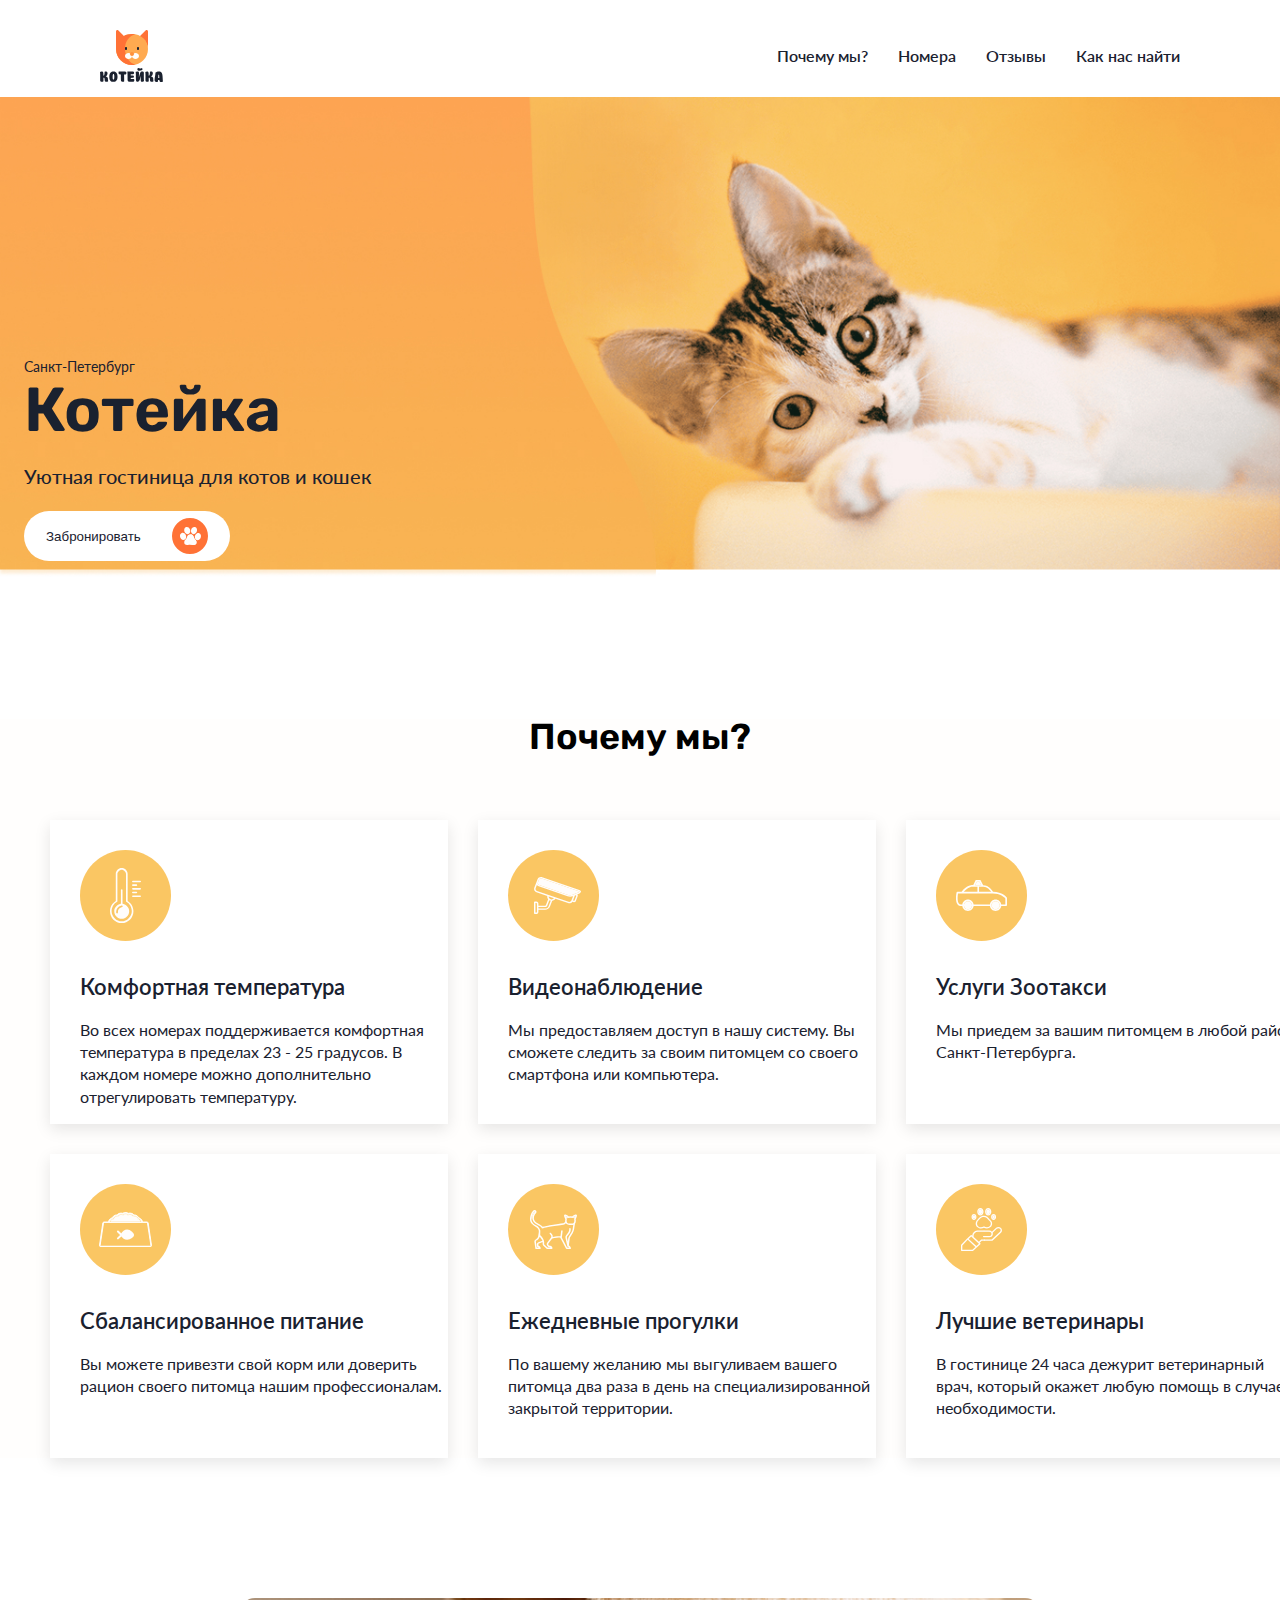
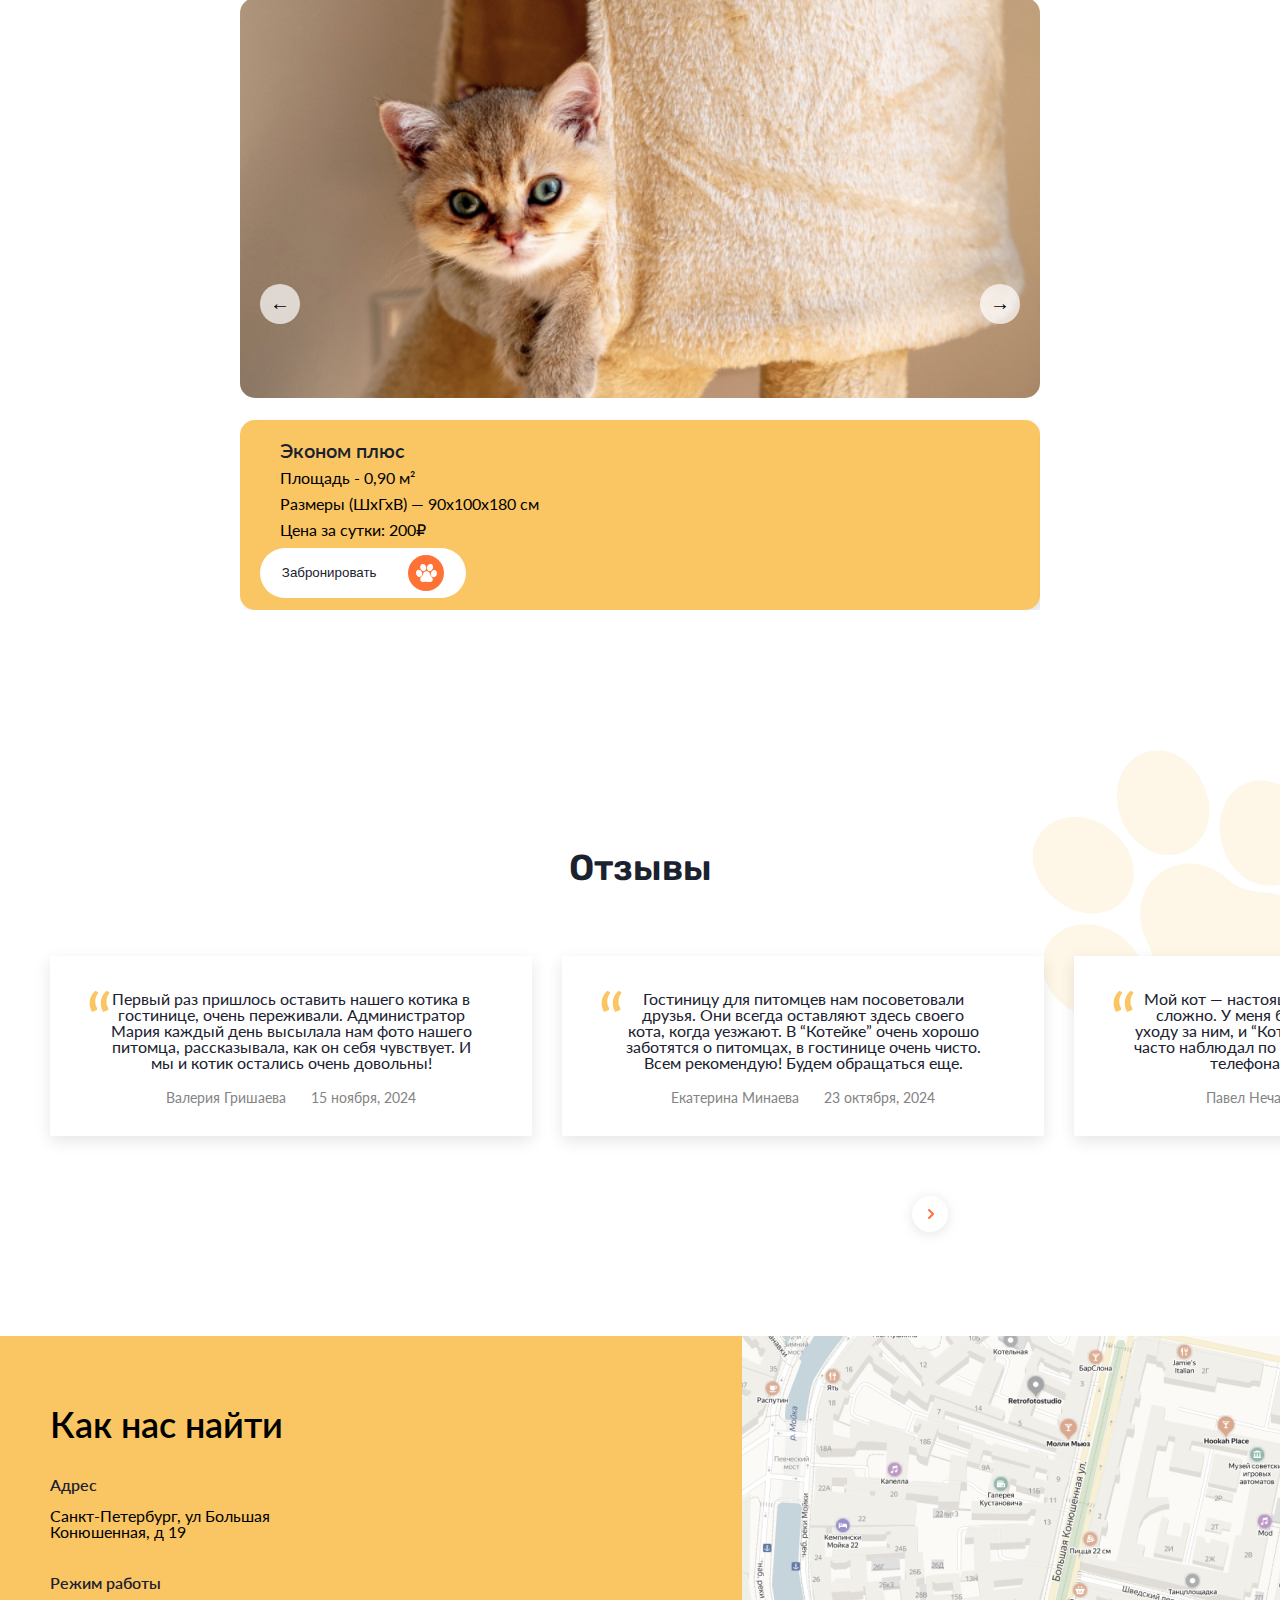
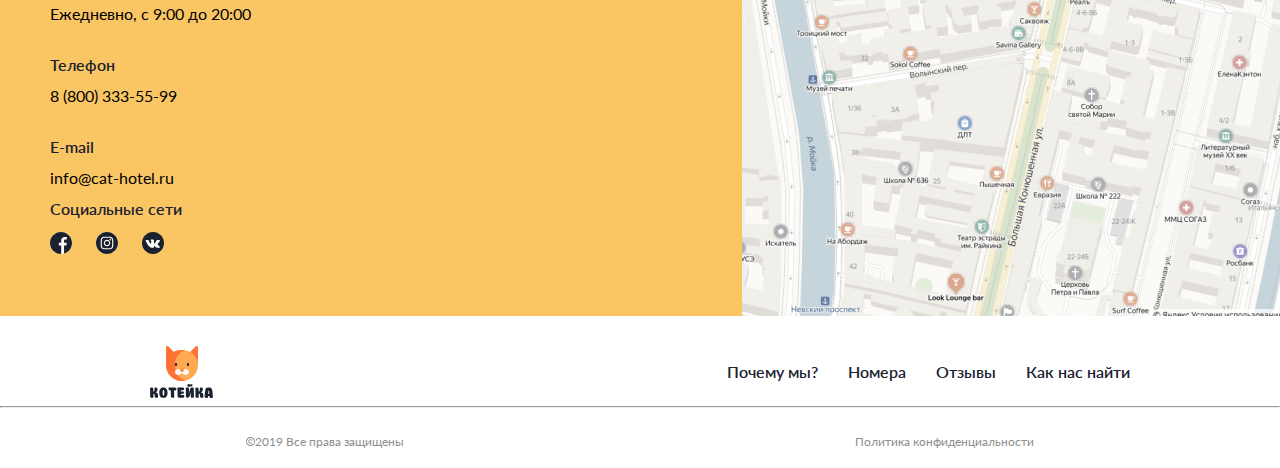
<file: index.html>
<!DOCTYPE html>
<html lang="en">
<head>
    <meta charset="UTF-8">
    <meta name="viewport" content="width=device-width, initial-scale=1.0">
    <link rel="stylesheet" href="css/reset.css">
    <link rel="preconnect" href="https://fonts.googleapis.com">
    <link rel="preconnect" href="https://fonts.gstatic.com" crossorigin>
    <link href="https://fonts.googleapis.com/css2?family=Lato:ital,wght@0,100;0,300;0,400;0,700;0,900;1,100;1,300;1,400;1,700;1,900&family=Rubik:ital,wght@0,300..900;1,300..900&display=swap" rel="stylesheet">
    <link rel="stylesheet" href="css/modal__bron.css">
    <link rel="stylesheet" href="css/style.css">
    <title>koteyka</title>
</head>
<body>
    <header class="header">
        <div class="header__top">
            <img src="img/лого.svg" alt="">
            <nav class="menu">
                <ul class="menu__list">
                    <li class="menu__list-item"><a href="#why" class="menu__list-link">Почему мы?</a></li>
                    <li class="menu__list-item"><a href="#nomera" class="menu__list-link">Номера</a></li>
                    <li class="menu__list-item"><a href="#otziv" class="menu__list-link">Отзывы</a></li>
                    <li class="menu__list-item"><a href="#find" class="menu__list-link">Как нас найти</a></li>
                </ul>
            </nav>
        </div>
    </header>

    <section class="section__main">
        <img src="img/main.jpg" alt="">
        <div class="container">
            <div class="main__row">
            <h2 class="main__subtitle">Санкт-Петербург</h2>
            <h1 class="main__title">Котейка</h1>
            <h3 class="main__text">Уютная гостиница для котов и кошек</h3>
            <button class="main__button" id="bookButton"><a href="#" class="main__link">Забронировать</a><img src="img/paw.svg" alt=""></button>
            </div>
        </div>
    </section>


    <section class="section__why" id="why">
        <div class="container">
            <h2 class="why__title">Почему мы?</h2>
            <div class="why__row">
                <div class="why__item">
                    <img src="img/why__temp.svg" alt="">
                    <h4 class="why__item-title">Комфортная температура</h4>
                    <p class="why__item-text">Во всех номерах поддерживается
                         комфортная температура в пределах
                23 - 25 градусов. В каждом номере можно дополнительно
                 отрегулировать температуру. </p>
                </div>

                <div class="why__item">
                    <img src="img/why__cam.svg" alt="">
                    <h4 class="why__item-title">Видеонаблюдение</h4>
                    <p class="why__item-text">Мы предоставляем доступ в нашу систему.
                         Вы сможете следить
                    за своим питомцем со своего смартфона или компьютера.</p>
                </div>

                <div class="why__item">
                    <img src="img/why__car.svg" alt="">
                    <h4 class="why__item-title">Услуги Зоотакси</h4>
                    <p class="why__item-text">Мы приедем за вашим питомцем в 
                        любой район Санкт-Петербурга.</p>
                </div>

                <div class="why__item">
                    <img src="img/why__corm.svg" alt="">
                    <h4 class="why__item-title">Сбалансированное питание</h4>
                    <p class="why__item-text">Вы можете привезти свой корм
                    или доверить рацион своего
                    питомца нашим профессионалам.</p>
                </div>

                <div class="why__item">
                    <img src="img/why__cat.svg" alt="">
                    <h4 class="why__item-title">Ежедневные прогулки</h4>
                    <p class="why__item-text">По вашему желанию мы выгуливаем
                         вашего питомца два раза в день
                    на специализированной закрытой территории.</p>
                </div>

                <div class="why__item">
                    <img src="img/why__vet.svg" alt="">
                    <h4 class="why__item-title">Лучшие ветеринары</h4>
                    <p class="why__item-text">В гостинице 24 часа дежурит ветеринарный
                         врач, который окажет любую помощь в случае необходимости.</p>
                </div>
            </div>
        </div>
    </section>

    <section id="nomera" class="section__room">
        <div class="rooms-slider">
  <div class="slides-container">
    <div class="slide active">
      <div class="room-image">
        <img src="img/cat__team.jpg" alt="Эконом плюс">
      </div>
      <div class="room-info">
        <h2>Эконом плюс</h2>
        <ul>
          <li>Площадь - 0,90 м²</li>
          <li>Размеры (ШхГхВ) — 90х100х180 см</li>
          <li>Цена за сутки: 200₽</li>
        </ul>
        <button class="main__button book-btn">
          <a href="#" class="main__link">Забронировать</a>
          <img src="img/paw.svg" alt="">
        </button>
      </div>
    </div>

    <div class="slide">
      <div class="room-image">
        <img src="img/comd.png" alt="Комфорт">
      </div>
      <div class="room-info">
        <h2>Комфорт</h2>
        <ul>
          <li>Площадь - 1,33 м²</li>
          <li>Размеры (ШхГхВ) — 100х125х180 см</li>
          <li>Цена за сутки: 350₽</li>
        </ul>
        <button class="main__button book-btn">
          <a href="#" class="main__link">Забронировать</a>
          <img src="img/paw.svg" alt="">
        </button>
      </div>
    </div>

    <div class="slide">
      <div class="room-image">
        <img src="img/sit.png" alt="Люкс">
      </div>
      <div class="room-info">
        <h2>Люкс</h2>
        <ul>
          <li>Площадь - 1,5 м²</li>
          <li>Размеры (ШхГхВ) — 120х150х200 см</li>
          <li>Цена за сутки: 500₽</li>
        </ul>
        <button class="main__button book-btn">
          <a href="#" class="main__link">Забронировать</a>
          <img src="img/paw.svg" alt="">
        </button>
      </div>
    </div>
  </div>

  <button class="slider-arrow prev-arrow">←</button>
  <button class="slider-arrow next-arrow">→</button>
</div>
    </section>

    <section id="otziv" class="reviews">
        <img src="img/paw__reviews.png" alt="">
        <div class="container">
            <h2 class="reviews__title">Отзывы</h2>
            <div class="reviews__row">
                <div class="reviews__row-item">
                    <img src="img/“.svg" alt="">
                    <h4 class="reviews__text">Первый раз пришлось оставить нашего котика
                        в гостинице, очень переживали. Администратор Мария каждый день
                         высылала нам фото нашего питомца, рассказывала, как он себя чувствует.
                        И мы и котик остались очень довольны!</h4>
                        <div class="reviews__info-text">
                        <p class="reviews__info">Валерия Гришаева</p>
                        <p class="reviews__date">15 ноября, 2024</p>
                        </div>
                </div>

                <div class="reviews__row-item">
                    <img src="img/“.svg" alt="">
                    <h4 class="reviews__text">Гостиницу для питомцев нам
                         посоветовали друзья. Они всегда оставляют
                         здесь своего кота, когда уезжают. В “Котейке” очень хорошо заботятся
                         о питомцах, в гостинице очень чисто.
                          Всем рекомендую! Будем обращаться еще.</h4>
                          <div class="reviews__info-text">
                        <p class="reviews__info">Екатерина Минаева</p>
                        <p class="reviews__date">23 октября, 2024</p>
                        </div>
                </div>

                <div class="reviews__row-item">
                    <img src="img/“.svg" alt="">
                    <h4 class="reviews__text">Мой кот — настоящая привереда,
                         угодить ему сложно.
                         У меня были особые требования к уходу
                          за ним, и “Котейка” отлично справились.
                         Я часто наблюдал по видео за питомцем
                          со своего телефона, это очень удобно. </h4>
                        <div class="reviews__info-text">
                        <p class="reviews__info">Павел Нечаев</p>
                        <p class="reviews__date">16 ноября, 2024</p>
                        </div>
                </div>
            </div>
            <div class="reviews__circle-main">
                <div class="room__circle-one"></div>
                <div class="room__circle-two"></div>
                <div class="room__circle-three"></div>
            </div>

            <div class="reviews__elipse">
                <a href="#" class="room__elipse-link-two"><img src="img/elipse__1.svg" alt=""></a>
            </div>
        </div>
    </section>

    <section id="find" class="section__find">
        <div class="container">
            <div class="find__info">
                <ul class="find__list">
                    <h2 class="find__title">Как нас найти</h2>
                    <li class="find__list-info"><h4 class="find__list-title">Адрес</h4></li>
                    <li class="find__list-info">
                        <p class="find__list-text">Санкт-Петербург,
                    ул Большая Конюшенная, д 19</p>
                    </li>

                    <li class="find__list-info"><h4 class="find__list-title">Режим работы</h4></li>
                    <li class="find__list-info">
                        <p class="find__list-text">Ежедневно, с 9:00 до 20:00</p>
                    </li>

                    <li class="find__list-info"><h4 class="find__list-title">Телефон</h4></li>
                    <li class="find__list-info">
                        <p class="find__list-text">8 (800) 333-55-99</p>
                    </li>

                    <li class="find__list-info"><h4 class="find__list-title">E-mail</h4></li>
                    <li class="find__list-info">
                        <p class="find__list-text">info@cat-hotel.ru</p>
                    </li>
                    <div class="find__social">
                    <h3 class="find__social-title">Социальные сети</h3>
                    <a href="" class="find__social-item"><img src="img/facebook.svg" alt=""></a>
                    <a href="" class="find__social-item"><img src="img/Instagramm.svg" alt=""></a>
                    <a href="" class="find__social-item"><img src="img/WK.svg" alt=""></a>
                </div>
                </ul>
            </div>
            </div>
            <div class="find__img">
                <img src="img/cart.png" alt="">
                </div>
    </section>

    <footer class="footer">
        <div class="container">
             <div class="header__top">
            <img src="img/лого.svg" alt="">
            <nav class="menu">
                <ul class="menu__list">
                    <li class="menu__list-item"><a href="#" class="menu__list-link">Почему мы?</a></li>
                    <li class="menu__list-item"><a href="#" class="menu__list-link">Номера</a></li>
                    <li class="menu__list-item"><a href="#" class="menu__list-link">Отзывы</a></li>
                    <li class="menu__list-item"><a href="#" class="menu__list-link">Как нас найти</a></li>
                </ul>
            </nav>
        </div>
        </div>
        <hr class="footer__line">
         <div class="footer__text">
            <p class="footer__text-item"> <img src="img/vecrot.svg" alt="">2019 Все права защищены</p>
            <p class="footer__text-item">Политика конфиденциальности</p>
        </div>
    </footer> 

<div class="modal" id="bookingModal">
  <div class="modal__content">
    <span class="modal__close">&times;</span>
    <div class="booking-form" id="bookingForm">
      <h2>Забронировать номер</h2>
      <form id="reservationForm">
        <input type="text" placeholder="Ваше имя" required>
        <input type="text" placeholder="Имя Питомца" required>
        <input type="tel" placeholder="Телефон" required>
        <input type="email" placeholder="E-mail" required>
        
        <div class="date-range">
          <label>Дата заезда</label>
          <div class="dates">
            <input type="text" placeholder="с 26.01.2020" class="date-input" required>
            <input type="text" placeholder="по 26.02.2020" class="date-input" required>
          </div>
        </div>
        
        <button type="submit" class="submit-btn">Отправить заявку</button>
      </form>
    </div>
    <div class="success-message" id="successMessage" style="display: none;">
      <h2>Спасибо за заявку!</h2>
      <p>Мы свяжемся с вами в ближайшее время</p>
      <button class="submit-btn" id="closeSuccessBtn">Закрыть</button>
    </div>
  </div>
</div>

    <script src="js/main.js"></script>
</body>
</html>
</file>
<file: css/modal__bron.css>
.modal {
  display: none;
  position: fixed;
  z-index: 100;
  left: 0;
  top: 0;
  width: 100%;
  height: 100%;
  background-color: rgba(0,0,0,0.5);
}

.modal__content {
  background-color: #fff;
  margin: 10% auto;
  padding: 30px;
  border-radius: 15px;
  width: 90%;
  max-width: 500px;
  position: relative;
  animation: modalopen 0.5s;
}

@keyframes modalopen {
  from {opacity: 0; transform: translateY(-50px)}
  to {opacity: 1; transform: translateY(0)}
}

.modal__close {
  position: absolute;
  right: 25px;
  top: 15px;
  font-size: 28px;
  font-weight: bold;
  cursor: pointer;
}

.modal h2 {
  margin-bottom: 20px;
  text-align: center;
}

.modal__form input {
  width: 100%;
  padding: 12px;
  margin-bottom: 15px;
  border: 1px solid #ddd;
  border-radius: 8px;
  font-size: 16px;
}

.booking-form input {
  display: flex;
  flex-direction: column;
  padding-bottom: 5px;
  margin-bottom: 10px;
  border-radius: 5px;
  border: 1px solid #1A212F;
  padding-left: 5px;
  padding-top: 5px;
}

.date-range {
  margin-bottom: 15px;
}

.date-range label {
  font-weight: 600;
  font-size: 15px;
}

.date-range input {
  margin-top: 5px;
  padding-top: 5px;
  padding-left: 5px;
}

.dates {
  display: flex;
  gap: 10px;
}

.date-input {
  flex: 1;
}

.submit-btn {
  background: #1A212F;
  color: white;
  border: none;
  padding: 12px;
  width: 100%;
  border-radius: 8px;
  cursor: pointer;
  font-size: 16px;
  transition: 0.3s;
}

.submit-btn:hover {
  background: #2c3a50;
}



.success-message {
  text-align: center;
  padding: 30px;
}

.success-message h2 {
  color: #4CAF50;
  margin-bottom: 15px;
}

.success-message p {
  font-size: 18px;
  margin-bottom: 25px;
  color: #555;
}

@keyframes fadeIn {
  from { opacity: 0; }
  to { opacity: 1; }
}

.success-message {
  animation: fadeIn 0.5s ease-in-out;
}
</file>
<file: css/style.css>
body  {
    font-size: 16px;
    font-family: "Lato", sans-serif;
}

.container {
    max-width: 1180px;
    padding: 0 10px;
    margin: 0 auto;
}


.header {
    margin-top: 30px;
}

.header__top {
    display: flex;
    justify-content: space-between;
    align-items: center;
    margin: 0 100px 0 100px
}


.menu__list {
    display: flex;
    gap: 30px;
}


.menu__list-link {
    font-family: "Lato", sans-serif;
    font-weight: 600;
    color: #1A212F;
}


.section__main {
    margin-top: 15px;
}

.section__main img {
    width: 100%;
    position: relative;
    background-repeat: no-repeat;
}

.main__row {
    position: absolute;
    top: 40%;
    right: 71%;
}


.main__subtitle {
    font-size: 14px;
    color: #1A212F;
    font-weight: 400;
    padding-bottom: 5px;
}

.main__title {
    font-size: 62px;
    font-weight: 600;
    font-family: "Rubik", sans-serif;
    color: #1A212F;
}

.main__text {
    font-size: 20px;
    color: #1A212F;
    font-weight: 500;
    padding: 25px 0;
}

.main__button {
    display: flex;
    background-color: #fff;
    border: none;
    border-radius: 25px;
    width: 206px;
    height: 50px;
    align-items: center;
    justify-content: space-around;
    cursor: pointer;
    transition: 0.5s;
}

.main__button:hover {
    background-color: bisque;
    transform: translate(-15px);
    box-shadow: 0 5px 15px rgba(0,0,0,0.1);
}

.main__link {
    display: flex;
    font-weight: 500;
    color: #1A212F;
}

.main__button img {
    height: 36px;
    width: 36px;
}


.section__why {
    margin: 140px 0 140px 0;
    background-color: #FFFEFD;
}



.why__title {
    padding-bottom: 65px;
    font-size: 36px;
    font-weight: 600;
    text-align: center;
    font-family: "Rubik", sans-serif;
}

.why__row {
    display: grid;
    grid-template-columns: repeat(3, 6fr);
    gap: 30px;
}

.why__item {
    width: 23em;
    height: 19em;
    background-color: #fff;
    box-shadow: 0 5px 15px rgba(0,0,0,0.1);
    padding-left: 30px;
    line-height: 140%;
    transition: 0.5s;
    cursor: pointer;
}

.why__item:hover {
    transform: translate(-10px);
}

.why__item img {
    padding-top: 30px;
}

.why__item-title {
    font-size: 22px;
    font-weight: 600;
    color: #1A212F;
    padding-top: 30px;
}

.why__item-text {
    padding-top: 20px;
    font-weight: 400;
    color: #1A212F;
}


.section__room {
    margin-bottom: 140px;
}

.room-info {
    height: 150px;
}

.container__room img {
    position: relative;
    background-repeat: no-repeat;
}

.reviews {
    margin-bottom: 150px;
}

.reviews img {
    position: absolute;
    right: 0%;
    cursor: pointer;
    transition: 0.6s;
}

.reviews img:hover {
    transform: translateY(-10%);
}

.reviews__title {
    font-weight: 600;
    font-size: 36px;
    color: #1A212F;
    font-family: Rubik, sans-serif;
    text-align: center;
    padding-bottom: 70px;
    padding-top: 100px;
}

.reviews__row {
    display: flex;
    gap: 30px;
}

.reviews__row-item {
    width: 406px;
    height: 180px;
    background-color: #fff;
    box-shadow: 0 5px 15px rgba(0,0,0,0.1);
    text-align: center;
    padding: 0 60px;
    position: relative;
    cursor: pointer;
    transition: 0.3s;
}

.reviews__row-item:hover {
    transform: translateY(-5%);
}


.reviews__row-item img {
    position: absolute;
    top: 19%;
    left: 8%;
}

.reviews__text {
    color: #1A212F;
    width: 362px;
    height: 100px;
    padding-top: 35px;
}

.reviews__info-text {
    display: flex;
    justify-content: center;
    gap: 25px;
    font-size: 14px;
    color: #848484;
}

.reviews__circle-main {
    display: flex;
    padding-top: 50px;
    gap: 12px;
    justify-content: center;
    cursor: pointer;
}

.reviews__elipse {
    position: absolute;
    left: 75%;
    display: flex;
    gap: 25px;
}


.section__find {
    background-color: #FAC663;
    height: 580px;
    position: relative;
    margin-bottom: 30px;
}

.find__info {
    display: flex;
}


.find__title {
    font-size: 36px;
    font-weight: 600;
    text-align: center;
    margin-top: 70px;
    margin-right: 120px;
}

.find__list {
    display: flex;
    flex-direction: column;
    gap: 15px;
}


.find__list-title {
    padding-top: 20px;
    color: #1A212F;
    font-weight: 600;
}

.find__list-text {
    max-width: 227px;
}

.find__img img {
    position: absolute;
    left: 58%;
    top: 0%;
}

.find__social-item {
    padding-right: 20px;
}

.find__social-title {
    padding-bottom: 15px;
    font-weight: 600;
    color: #1A212F;
}


.footer {
    position: relative;
}

.footer__line {
    background-color: #EFEFEF;
}

.footer__text {
    display: flex;
    justify-content: space-around;
    padding: 20px 20px;
}

.footer__text-item {
    color: #8F8F8F;
    font-size: 12px;
    cursor: pointer;
}

.menu__btn span {
    width: 100%;
    height: 4px;
    background-color: #0A507A;
    transition: background-color .3s;
}

.menu.menu--open .menu__list {
    transform: translateY(0%);
}

.menu.menu--open .menu__btn span {
    background-color: #403E3B;
}

.menu__btn {
    display: none;
    width: 50px;
    height: 30px;
    flex-direction: column;
    justify-content: space-between;
    cursor: pointer;
    border: none;
    background-color: transparent;
    padding: 0;
    position: relative;
    z-index: 1;
}


.rooms-slider {
  position: relative;
  max-width: 800px;
  margin: 0 auto;
  overflow: hidden;
}

.slides-container {
  display: flex;
  transition: transform 0.5s ease;
}

.slide {
  min-width: 100%;
  display: flex;
  flex-direction: column;
  gap: 20px;
}

.room-image img {
  width: 100%;
  height: 400px;
  object-fit: cover;
  border-radius: 15px;
}

.room-info {
  padding: 20px;
  background: #FAC663;
  border-radius: 15px;
  box-shadow: 5px 5px 10px rgba(0,0,0,0.1);
}

.room-info h2 {
  margin-left: 20px;
  margin-bottom: 10px;
  font-size: 20px;
  font-weight: 600;
  color: #1A212F;
}

.room-info ul {
  padding-left: 20px;
}

.room-info li {
  margin-bottom: 10px;
}

.slider-arrow {
  position: absolute;
  top: 50%;
  transform: translateY(-50%);
  background: rgba(255,255,255,0.7);
  border: none;
  border-radius: 50%;
  width: 40px;
  height: 40px;
  font-size: 20px;
  cursor: pointer;
  z-index: 10;
  transition: all 0.3s;
}

.slider-arrow:hover {
  background: #fff;
  box-shadow: 0 0 10px rgba(0,0,0,0.2);
}

.prev-arrow {
  left: 20px;
}

.next-arrow {
  right: 20px;
}

@media (max-width: 1300px) {

}

@media (max-width: 768px) {
  .slide {
    flex-direction: column;
  }
  
  .room-image img {
    height: 200px;
  }
}
</file>
